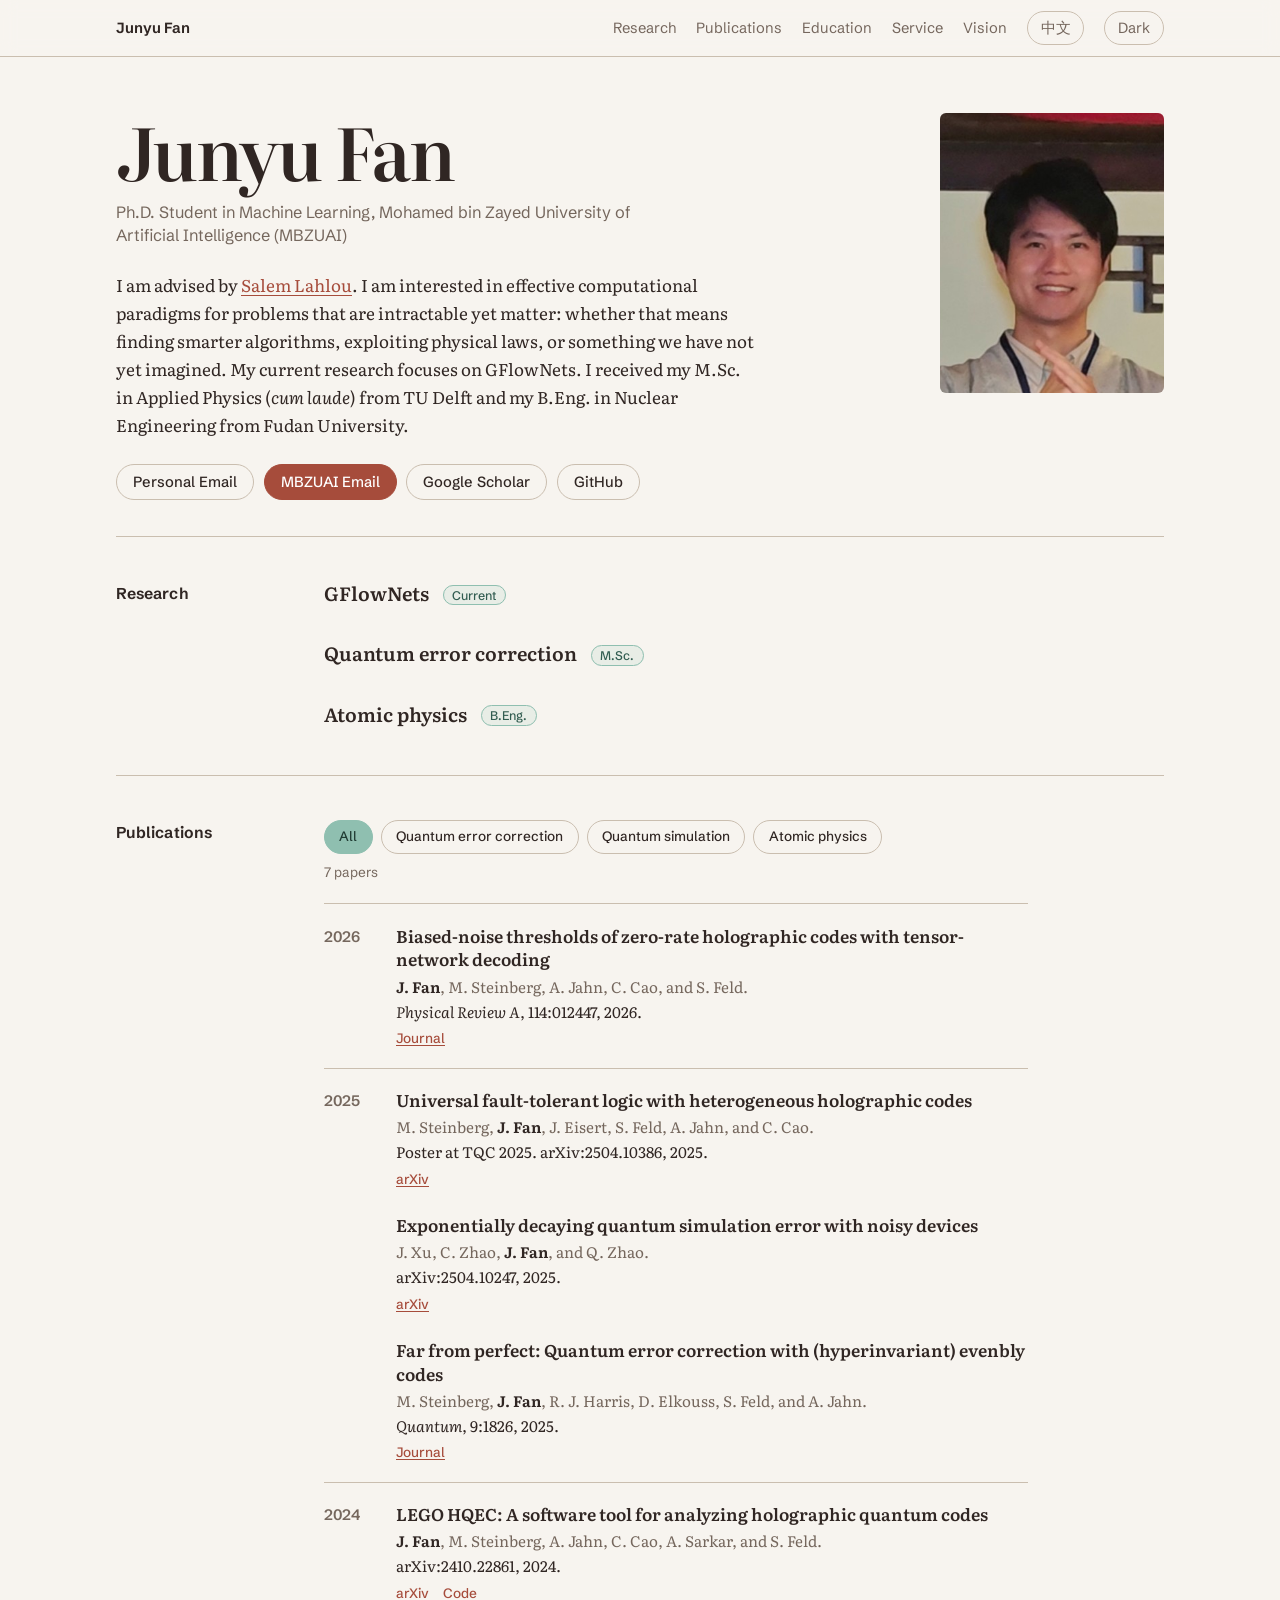
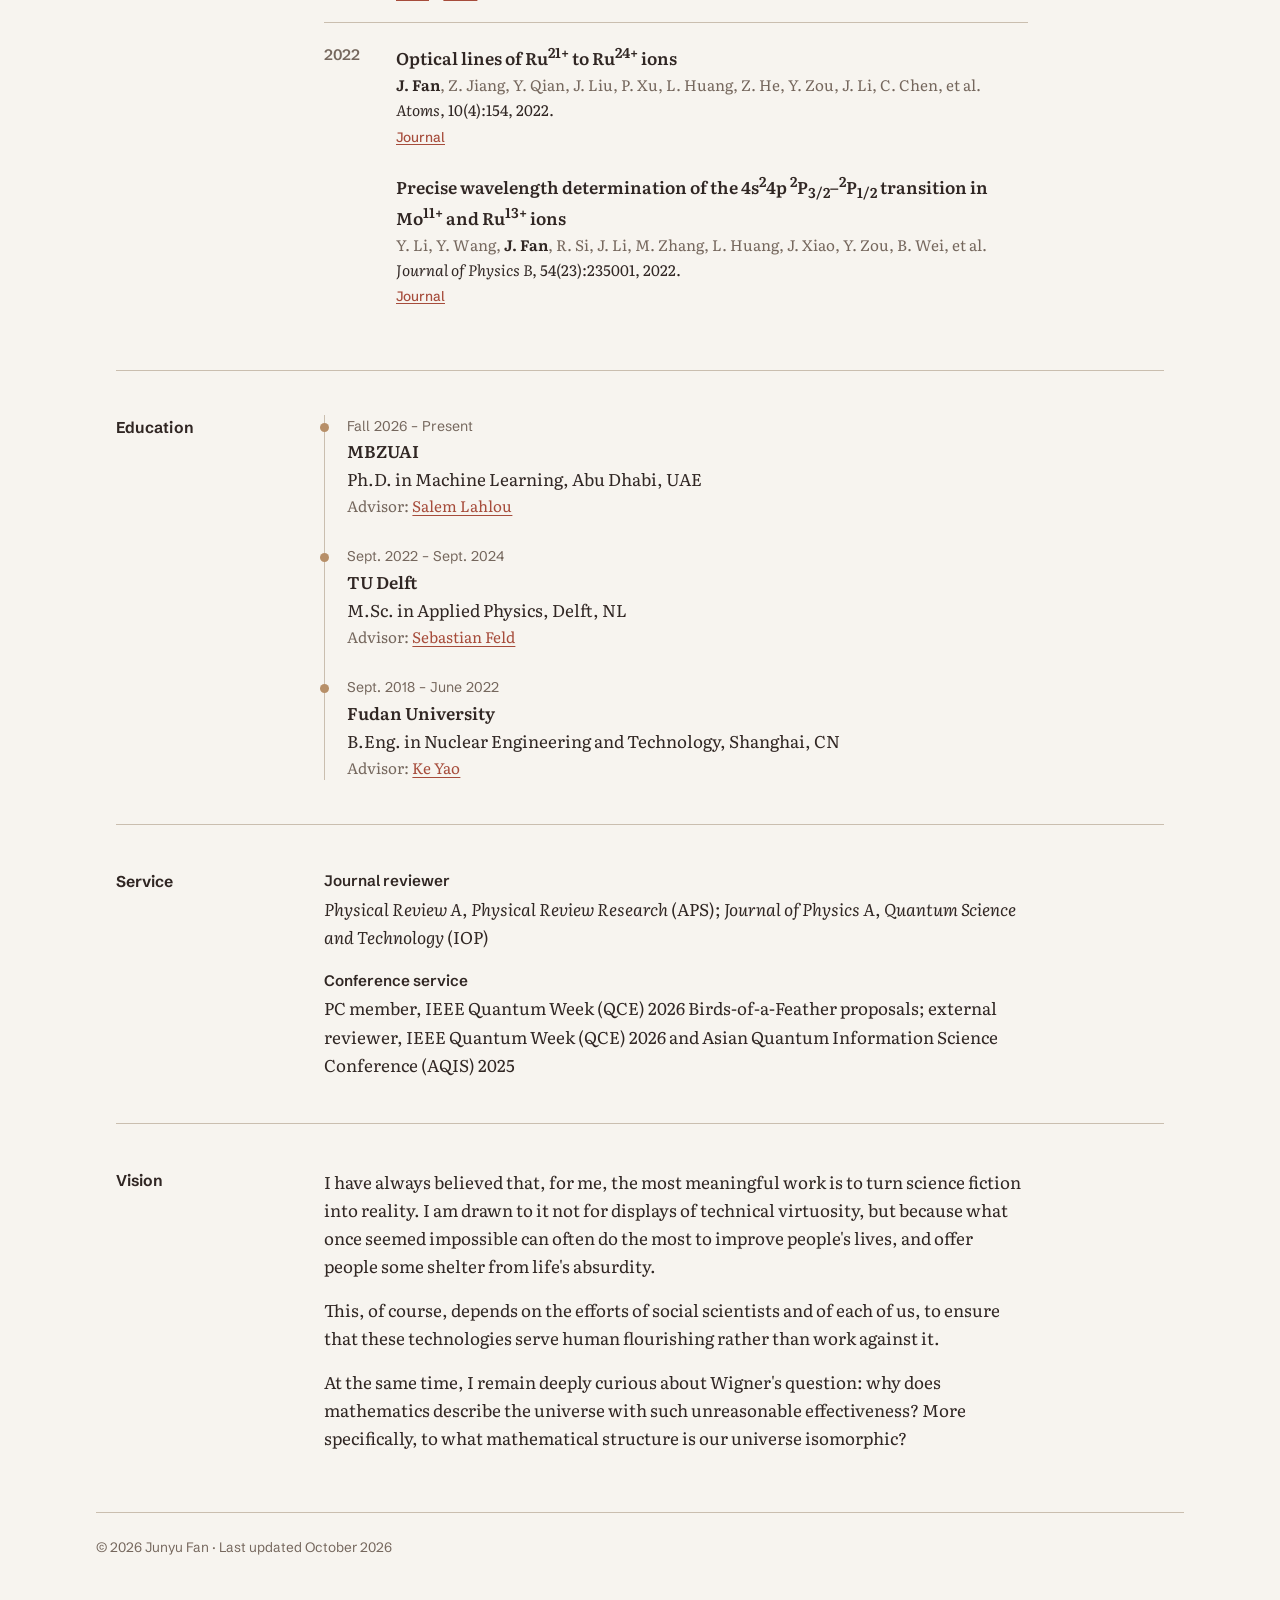
<file: index.html>
<!DOCTYPE html>
<html lang="en">
<head>
  <meta charset="UTF-8" />
  <meta name="google-site-verification" content="0ChBe5ir7UnDxiI_qEI0P0M8Q7s19YpTejGyfD4wSks" />
  <meta name="viewport" content="width=device-width, initial-scale=1.0" />
  <meta name="description" content="Junyu Fan's academic homepage. Research interests include GFlowNets, quantum error correction, and computational methods for intractable scientific problems." />
  <link rel="canonical" href="https://fjy08.github.io/" />
  <link rel="alternate" hreflang="en" href="https://fjy08.github.io/" />
  <link rel="alternate" hreflang="zh-CN" href="https://fjy08.github.io/zh.html" />
  <title>Junyu Fan</title>

  <link rel="preconnect" href="https://fonts.googleapis.com" />
  <link rel="preconnect" href="https://fonts.gstatic.com" crossorigin />
  <link rel="stylesheet" href="https://fonts.googleapis.com/css2?family=Literata:ital,opsz,wght@0,7..72,200..900;1,7..72,200..900&family=Schibsted+Grotesk:wght@400..800&display=swap" />

  <!-- Apply a saved theme before first paint to avoid a flash -->
  <script>
    try {
      var saved = localStorage.getItem('theme');
      if (saved === 'light' || saved === 'dark') document.documentElement.setAttribute('data-theme', saved);
    } catch (e) {}
  </script>

  <style>
    /* ---------- Tokens ---------- */
    :root {
      --paper: #F7F4EF;
      --ink: #302623;
      --muted: #75675D;
      --line: #CABEAF;
      --accent: #A64C3B;
      --accent-strong: #6B3B32;
      --on-accent: #FFFFFF;
      --jade: #8FBFB0;
      --jade-text: #315C50;
      --on-jade: #203C33;
      --sand: #B78F68;
      --serif: "Literata", Georgia, "Times New Roman", serif;
      --sans: "Schibsted Grotesk", system-ui, -apple-system, "Segoe UI", sans-serif;
      color-scheme: light;
    }
    @media (prefers-color-scheme: dark) {
      :root:not([data-theme="light"]) {
        --paper: #201D1A;
        --ink: #EEE8DF;
        --muted: #CABEAF;
        --line: #57463D;
        --accent: #D98673;
        --accent-strong: #ECB09D;
        --on-accent: #21140E;
        --jade-text: #8FBFB0;
        color-scheme: dark;
      }
    }
    :root[data-theme="dark"] {
      --paper: #201D1A;
      --ink: #EEE8DF;
      --muted: #CABEAF;
      --line: #57463D;
      --accent: #D98673;
      --accent-strong: #ECB09D;
      --on-accent: #21140E;
      --jade-text: #8FBFB0;
      color-scheme: dark;
    }

    /* ---------- Base ---------- */
    *, *::before, *::after { box-sizing: border-box; }
    [hidden] { display: none !important; }
    html { scroll-behavior: smooth; -webkit-text-size-adjust: 100%; }
    body {
      margin: 0;
      background: var(--paper);
      color: var(--ink);
      font: 400 1.0625rem/1.65 var(--serif);
      -webkit-font-smoothing: antialiased;
    }
    a { color: var(--accent); text-underline-offset: 0.18em; text-decoration-thickness: 1px; }
    a:hover { color: var(--accent-strong); }
    :focus-visible { outline: 2px solid var(--accent); outline-offset: 3px; border-radius: 2px; }
    .skip { position: absolute; left: -999px; top: 0.5rem; background: var(--paper); padding: 0.5rem 0.9rem; z-index: 20; font-family: var(--sans); }
    .skip:focus { left: 0.5rem; }
    .wrap { max-width: 68rem; margin: 0 auto; padding: 0 1.25rem; }
    #top, .section { scroll-margin-top: 4.25rem; }

    /* ---------- Top bar ---------- */
    .topbar {
      position: sticky; top: 0; z-index: 10;
      background: color-mix(in srgb, var(--paper) 88%, transparent);
      -webkit-backdrop-filter: blur(8px); backdrop-filter: blur(8px);
      border-bottom: 1px solid var(--line);
    }
    .topbar-inner {
      max-width: 68rem; margin: 0 auto; padding: 0 1.25rem; height: 3.5rem;
      display: flex; align-items: center; gap: 1.25rem;
      font-family: var(--sans); font-size: 0.92rem;
    }
    .brand { font-weight: 650; color: var(--ink); text-decoration: none; white-space: nowrap; }
    .brand:hover { color: var(--ink); }
    .topnav { display: flex; gap: 1.25rem; margin-left: auto; min-width: 0; overflow-x: auto; scrollbar-width: none; }
    .topnav::-webkit-scrollbar { display: none; }
    .topnav a { color: var(--muted); text-decoration: none; padding: 0.25rem 0; white-space: nowrap; }
    .topnav a:hover { color: var(--ink); }
    .theme-btn {
      flex-shrink: 0; font: inherit; color: var(--muted); background: none;
      border: 1px solid var(--line); border-radius: 999px; padding: 0.25rem 0.8rem; cursor: pointer;
    }
    .theme-btn:hover { color: var(--ink); border-color: var(--accent); }
    .language-link {
      flex-shrink: 0; color: var(--muted); text-decoration: none; white-space: nowrap;
      border: 1px solid var(--line); border-radius: 999px; padding: 0.25rem 0.8rem;
    }
    .language-link:hover { color: var(--ink); border-color: var(--accent); }
    @media (max-width: 640px) {
      .brand { display: none; }
      .topbar-inner { gap: 0.65rem; padding: 0 1rem; font-size: 0.85rem; }
      .topnav { gap: 0.9rem; }
    }

    /* ---------- Hero ---------- */
    .hero {
      display: grid; grid-template-columns: minmax(0, 1fr) 14rem; gap: 3rem;
      align-items: start; padding: 3.5rem 0 2.25rem;
    }
    .hero h1 {
      margin: 0 0 0.9rem; font-family: var(--serif); font-weight: 600;
      font-size: clamp(2.7rem, 6.5vw, 4.5rem); line-height: 1.02; letter-spacing: -0.025em;
    }
    .position { margin: 0 0 1.4rem; max-width: 34rem; font: 400 1.02rem/1.45 var(--sans); color: var(--muted); }
    .bio { margin: 0 0 1.6rem; max-width: 40rem; }
    .photo img {
      display: block; width: 100%; aspect-ratio: 4 / 5; object-fit: cover;
      border-radius: 6px; background: var(--line);
    }
    .links { display: flex; flex-wrap: wrap; gap: 0.6rem; font: 500 0.92rem/1 var(--sans); }
    .links a {
      display: inline-flex; align-items: center; padding: 0.6rem 1rem;
      border: 1px solid var(--line); border-radius: 999px; color: var(--ink); text-decoration: none;
    }
    .links a:hover { border-color: var(--accent); color: var(--accent); }
    .links a.primary { background: var(--accent); border-color: var(--accent); color: var(--on-accent); }
    .links a.primary:hover { background: var(--accent-strong); border-color: var(--accent-strong); color: var(--on-accent); }
    @media (max-width: 760px) {
      .hero { grid-template-columns: 1fr; gap: 1.5rem; padding-top: 2rem; }
      .photo { order: -1; width: 8.5rem; }
    }

    /* ---------- Sections ---------- */
    .section {
      display: grid; grid-template-columns: 10.5rem minmax(0, 1fr); gap: 1.5rem 2.5rem;
      padding: 2.75rem 0; border-top: 1px solid var(--line);
    }
    .section > h2 { margin: 0; font: 650 0.98rem/1.7 var(--sans); letter-spacing: 0.005em; }
    .section-body { max-width: 44rem; }
    @media (max-width: 760px) { .section { grid-template-columns: 1fr; gap: 1rem; padding: 2.25rem 0; } }

    /* Research */
    .topics { display: grid; gap: 1.9rem; }
    .topic h3 { margin: 0 0 0.3rem; font: 600 1.2rem/1.3 var(--serif); }
    .status {
      margin-left: 0.6rem; padding: 0.1rem 0.55rem; border: 1px solid var(--jade); border-radius: 999px;
      background: color-mix(in srgb, var(--jade) 14%, var(--paper));
      font: 500 0.78rem/1.4 var(--sans); color: var(--jade-text); vertical-align: 0.12em;
    }
    .topic p { margin: 0 0 0.45rem; }
    .topic .more { font: 500 0.9rem/1.4 var(--sans); }

    /* Publications */
    .filters { display: flex; flex-wrap: wrap; gap: 0.5rem; margin: 0 0 0.6rem; }
    .chip {
      font: 500 0.85rem/1 var(--sans); padding: 0.55rem 0.9rem; border-radius: 999px;
      border: 1px solid var(--line); background: transparent; color: var(--ink); cursor: pointer;
    }
    .chip:hover { border-color: var(--accent); }
    .chip[aria-pressed="true"] { background: var(--jade); border-color: var(--jade); color: var(--on-jade); }
    .pub-count { margin: 0 0 1.25rem; font: 400 0.85rem/1.5 var(--sans); color: var(--muted); }
    .year-group { display: grid; grid-template-columns: 3.5rem minmax(0, 1fr); gap: 1rem; padding: 1.2rem 0; border-top: 1px solid var(--line); }
    .year { margin: 0; font: 600 0.95rem/1.7 var(--sans); color: var(--muted); }
    .pubs { list-style: none; margin: 0; padding: 0; display: grid; gap: 1.5rem; }
    .pub p { margin: 0; }
    .pub-title { font-weight: 600; line-height: 1.4; }
    .pub-authors { font-size: 0.95rem; color: var(--muted); margin-top: 0.15rem !important; }
    .pub-authors strong { color: var(--ink); font-weight: 650; }
    .pub-venue { font-size: 0.95rem; }
    .pub-links { display: flex; gap: 0.9rem; margin-top: 0.35rem !important; font: 500 0.85rem/1.4 var(--sans); }
    @media (max-width: 480px) { .year-group { grid-template-columns: 1fr; gap: 0.25rem; } }

    /* Education timeline (a real sequence, so it gets a rail) */
    .timeline { list-style: none; margin: 0; padding: 0 0 0 1.4rem; border-left: 1px solid var(--line); }
    .timeline li { position: relative; padding-bottom: 1.7rem; }
    .timeline li:last-child { padding-bottom: 0; }
    .timeline li::before {
      content: ""; position: absolute; left: calc(-1.4rem - 5px); top: 0.5rem;
      width: 9px; height: 9px; border-radius: 50%; background: var(--sand);
    }
    .timeline .date { display: block; font: 400 0.88rem/1.6 var(--sans); color: var(--muted); }
    .timeline .school { display: block; font-weight: 600; }
    .timeline .degree { display: block; }
    .timeline .advisor { display: block; font-size: 0.95rem; color: var(--muted); }

    /* Service */
    .service { list-style: none; margin: 0; padding: 0; display: grid; gap: 1.1rem; }
    .service strong { display: block; margin-bottom: 0.1rem; font: 600 0.95rem/1.6 var(--sans); }

    /* Vision */
    .vision-more { margin: 0 0 1rem; }

    /* Footer */
    .footer { padding: 1.5rem 0 3rem; border-top: 1px solid var(--line); font: 400 0.85rem/1.6 var(--sans); color: var(--muted); }
  </style>
</head>
<body>
<a class="skip" href="#main">Skip to content</a>

<header class="topbar">
  <div class="topbar-inner">
    <a class="brand" href="#top">Junyu Fan</a>
    <nav class="topnav" aria-label="Sections">
      <a href="#research">Research</a>
      <a href="#publications">Publications</a>
      <a href="#education">Education</a>
      <a href="#service">Service</a>
      <a href="#vision">Vision</a>
    </nav>
    <a class="language-link" href="zh.html" lang="zh-CN" hreflang="zh-CN" aria-label="Switch to Chinese">中文</a>
    <button class="theme-btn" id="theme-toggle" type="button">Dark</button>
  </div>
</header>

<main id="main" class="wrap">

  <!-- Hero -->
  <div class="hero" id="top">
    <div class="hero-text">
      <h1>Junyu Fan</h1>
      <p class="position">Ph.D. Student in Machine Learning, Mohamed bin Zayed University of Artificial Intelligence (MBZUAI)</p>
      <p class="bio">
        I am advised by <a href="https://lahlou.org/" target="_blank" rel="noopener noreferrer">Salem Lahlou</a>.
        I am interested in effective computational paradigms for problems that are intractable yet matter:
        whether that means finding smarter algorithms, exploiting physical laws, or something we have not yet imagined.
        My current research focuses on GFlowNets.
        I received my M.Sc. in Applied Physics (<em>cum laude</em>) from TU Delft and my B.Eng. in Nuclear Engineering from Fudan University.
      </p>
      <div class="links">
        <a href="mailto:fzhjerry@gmail.com">Personal Email</a>
        <a class="primary" href="mailto:Junyu.Fan@mbzuai.ac.ae">MBZUAI Email</a>
        <a href="https://scholar.google.com/citations?user=SS9oXGwAAAAJ" target="_blank" rel="noopener noreferrer">Google Scholar</a>
        <a href="https://github.com/FJY08" target="_blank" rel="noopener noreferrer">GitHub</a>
      </div>
    </div>
    <div class="photo">
      <img src="contents/photo.jpg?v=f441483" alt="Junyu Fan" />
    </div>
  </div>

  <!-- Research -->
  <section class="section" id="research" aria-labelledby="h-research">
    <h2 id="h-research">Research</h2>
    <div class="section-body topics">
      <div class="topic">
        <h3>GFlowNets <span class="status">Current</span></h3>
      </div>
      <div class="topic">
        <h3>Quantum error correction <span class="status">M.Sc.</span></h3>
      </div>
      <div class="topic">
        <h3>Atomic physics <span class="status">B.Eng.</span></h3>
      </div>
    </div>
  </section>

  <!-- Publications -->
  <section class="section" id="publications" aria-labelledby="h-pubs">
    <h2 id="h-pubs">Publications</h2>
    <div class="section-body">
      <div class="filters" role="group" aria-label="Filter publications by topic">
        <button class="chip" type="button" data-filter="all" aria-pressed="true">All</button>
        <button class="chip" type="button" data-filter="qec" aria-pressed="false">Quantum error correction</button>
        <button class="chip" type="button" data-filter="sim" aria-pressed="false">Quantum simulation</button>
        <button class="chip" type="button" data-filter="atomic" aria-pressed="false">Atomic physics</button>
      </div>
      <p class="pub-count" id="pub-count" aria-live="polite">7 papers</p>

      <div class="year-group">
        <h3 class="year">2026</h3>
        <ul class="pubs">
          <li class="pub" data-tags="qec">
            <p class="pub-title">Biased-noise thresholds of zero-rate holographic codes with tensor-network decoding</p>
            <p class="pub-authors"><strong>J. Fan</strong>, M. Steinberg, A. Jahn, C. Cao, and S. Feld.</p>
            <p class="pub-venue"><em>Physical Review A</em>, 114:012447, 2026.</p>
            <p class="pub-links"><a href="https://doi.org/10.1103/rcxg-x3hy" target="_blank" rel="noopener noreferrer">Journal</a></p>
          </li>
        </ul>
      </div>

      <div class="year-group">
        <h3 class="year">2025</h3>
        <ul class="pubs">
          <li class="pub" data-tags="qec">
            <p class="pub-title">Universal fault-tolerant logic with heterogeneous holographic codes</p>
            <p class="pub-authors">M. Steinberg, <strong>J. Fan</strong>, J. Eisert, S. Feld, A. Jahn, and C. Cao.</p>
            <p class="pub-venue">Poster at TQC 2025. arXiv:2504.10386, 2025.</p>
            <p class="pub-links"><a href="https://arxiv.org/abs/2504.10386" target="_blank" rel="noopener noreferrer">arXiv</a></p>
          </li>
          <li class="pub" data-tags="sim">
            <p class="pub-title">Exponentially decaying quantum simulation error with noisy devices</p>
            <p class="pub-authors">J. Xu, C. Zhao, <strong>J. Fan</strong>, and Q. Zhao.</p>
            <p class="pub-venue">arXiv:2504.10247, 2025.</p>
            <p class="pub-links"><a href="https://arxiv.org/abs/2504.10247" target="_blank" rel="noopener noreferrer">arXiv</a></p>
          </li>
          <li class="pub" data-tags="qec">
            <p class="pub-title">Far from perfect: Quantum error correction with (hyperinvariant) evenbly codes</p>
            <p class="pub-authors">M. Steinberg, <strong>J. Fan</strong>, R. J. Harris, D. Elkouss, S. Feld, and A. Jahn.</p>
            <p class="pub-venue"><em>Quantum</em>, 9:1826, 2025.</p>
            <p class="pub-links"><a href="https://doi.org/10.22331/q-2025-08-08-1826" target="_blank" rel="noopener noreferrer">Journal</a></p>
          </li>
        </ul>
      </div>

      <div class="year-group">
        <h3 class="year">2024</h3>
        <ul class="pubs">
          <li class="pub" data-tags="qec">
            <p class="pub-title">LEGO HQEC: A software tool for analyzing holographic quantum codes</p>
            <p class="pub-authors"><strong>J. Fan</strong>, M. Steinberg, A. Jahn, C. Cao, A. Sarkar, and S. Feld.</p>
            <p class="pub-venue">arXiv:2410.22861, 2024.</p>
            <p class="pub-links">
              <a href="https://arxiv.org/abs/2410.22861" target="_blank" rel="noopener noreferrer">arXiv</a>
              <a href="https://github.com/QML-Group/HQEC" target="_blank" rel="noopener noreferrer">Code</a>
            </p>
          </li>
        </ul>
      </div>

      <div class="year-group">
        <h3 class="year">2022</h3>
        <ul class="pubs">
          <li class="pub" data-tags="atomic">
            <p class="pub-title">Optical lines of Ru<sup>21+</sup> to Ru<sup>24+</sup> ions</p>
            <p class="pub-authors"><strong>J. Fan</strong>, Z. Jiang, Y. Qian, J. Liu, P. Xu, L. Huang, Z. He, Y. Zou, J. Li, C. Chen, et al.</p>
            <p class="pub-venue"><em>Atoms</em>, 10(4):154, 2022.</p>
            <p class="pub-links"><a href="https://doi.org/10.3390/atoms10040154" target="_blank" rel="noopener noreferrer">Journal</a></p>
          </li>
          <li class="pub" data-tags="atomic">
            <p class="pub-title">Precise wavelength determination of the 4s<sup>2</sup>4p <sup>2</sup>P<sub>3/2</sub>&ndash;<sup>2</sup>P<sub>1/2</sub> transition in Mo<sup>11+</sup> and Ru<sup>13+</sup> ions</p>
            <p class="pub-authors">Y. Li, Y. Wang, <strong>J. Fan</strong>, R. Si, J. Li, M. Zhang, L. Huang, J. Xiao, Y. Zou, B. Wei, et al.</p>
            <p class="pub-venue"><em>Journal of Physics B</em>, 54(23):235001, 2022.</p>
            <p class="pub-links"><a href="https://doi.org/10.1088/1361-6455/ac43f4" target="_blank" rel="noopener noreferrer">Journal</a></p>
          </li>
        </ul>
      </div>
    </div>
  </section>

  <!-- Education -->
  <section class="section" id="education" aria-labelledby="h-edu">
    <h2 id="h-edu">Education</h2>
    <div class="section-body">
      <ol class="timeline">
        <li>
          <span class="date">Fall 2026 &ndash; Present</span>
          <span class="school">MBZUAI</span>
          <span class="degree">Ph.D. in Machine Learning, Abu Dhabi, UAE</span>
          <span class="advisor">Advisor: <a href="https://lahlou.org/" target="_blank" rel="noopener noreferrer">Salem Lahlou</a></span>
        </li>
        <li>
          <span class="date">Sept. 2022 &ndash; Sept. 2024</span>
          <span class="school">TU Delft</span>
          <span class="degree">M.Sc. in Applied Physics, Delft, NL</span>
          <span class="advisor">Advisor: <a href="https://www.sebastianfeld.de/" target="_blank" rel="noopener noreferrer">Sebastian Feld</a></span>
        </li>
        <li>
          <span class="date">Sept. 2018 &ndash; June 2022</span>
          <span class="school">Fudan University</span>
          <span class="degree">B.Eng. in Nuclear Engineering and Technology, Shanghai, CN</span>
          <span class="advisor">Advisor: <a href="https://www.researchgate.net/profile/Ke-Yao-4" target="_blank" rel="noopener noreferrer">Ke Yao</a></span>
        </li>
      </ol>
    </div>
  </section>

  <!-- Service -->
  <section class="section" id="service" aria-labelledby="h-service">
    <h2 id="h-service">Service</h2>
    <div class="section-body">
      <ul class="service">
        <li>
          <strong>Journal reviewer</strong>
          <em>Physical Review A</em>, <em>Physical Review Research</em> (APS); <em>Journal of Physics A</em>, <em>Quantum Science and Technology</em> (IOP)
        </li>
        <li>
          <strong>Conference service</strong>
          PC member, IEEE Quantum Week (QCE) 2026 Birds-of-a-Feather proposals; external reviewer, IEEE Quantum Week (QCE) 2026 and Asian Quantum Information Science Conference (AQIS) 2025
        </li>
      </ul>
    </div>
  </section>

  <!-- Vision -->
  <section class="section" id="vision" aria-labelledby="h-vision">
    <h2 id="h-vision">Vision</h2>
    <div class="section-body">
      <p class="vision-more">I have always believed that, for me, the most meaningful work is to turn science fiction into reality. I am drawn to it not for displays of technical virtuosity, but because what once seemed impossible can often do the most to improve people's lives, and offer people some shelter from life's absurdity.</p>
      <p class="vision-more">This, of course, depends on the efforts of social scientists and of each of us, to ensure that these technologies serve human flourishing rather than work against it.</p>
      <p class="vision-more">At the same time, I remain deeply curious about Wigner's question: why does mathematics describe the universe with such unreasonable effectiveness? More specifically, to what mathematical structure is our universe isomorphic?</p>
    </div>
  </section>

</main>

<footer class="wrap footer">
  &copy; 2026 Junyu Fan &middot; Last updated October 2026
</footer>

<script>
(function () {
  var languageLink = document.querySelector('.language-link');
  languageLink.addEventListener('click', function () {
    languageLink.href = languageLink.getAttribute('href').split('#')[0] + window.location.hash;
  });

  /* ---------- Theme toggle ---------- */
  var root = document.documentElement;
  var btn = document.getElementById('theme-toggle');
  var mq = window.matchMedia('(prefers-color-scheme: dark)');
  function isDark() {
    var t = root.getAttribute('data-theme');
    return t ? t === 'dark' : mq.matches;
  }
  function syncLabel() {
    btn.textContent = isDark() ? 'Light' : 'Dark';
    btn.setAttribute('aria-label', isDark() ? 'Switch to light theme' : 'Switch to dark theme');
  }
  btn.addEventListener('click', function () {
    var next = isDark() ? 'light' : 'dark';
    root.setAttribute('data-theme', next);
    try { localStorage.setItem('theme', next); } catch (e) {}
    syncLabel();
  });
  if (mq.addEventListener) mq.addEventListener('change', syncLabel);
  syncLabel();

  /* ---------- Publication filter ---------- */
  var chips = document.querySelectorAll('.chip');
  var pubs = document.querySelectorAll('.pub');
  var groups = document.querySelectorAll('.year-group');
  var count = document.getElementById('pub-count');
  function applyFilter(tag) {
    var shown = 0;
    chips.forEach(function (c) {
      c.setAttribute('aria-pressed', c.getAttribute('data-filter') === tag ? 'true' : 'false');
    });
    pubs.forEach(function (p) {
      var match = tag === 'all' || p.getAttribute('data-tags').split(' ').indexOf(tag) !== -1;
      p.hidden = !match;
      if (match) shown++;
    });
    groups.forEach(function (g) { g.hidden = !g.querySelector('.pub:not([hidden])'); });
    count.textContent = shown === pubs.length ? pubs.length + ' papers' : shown + ' of ' + pubs.length + ' papers';
  }
  chips.forEach(function (c) {
    c.addEventListener('click', function () { applyFilter(c.getAttribute('data-filter')); });
  });
  document.querySelectorAll('[data-filter-link]').forEach(function (a) {
    a.addEventListener('click', function () { applyFilter(a.getAttribute('data-filter-link')); });
  });

})();
</script>
</body>
</html>
</file>
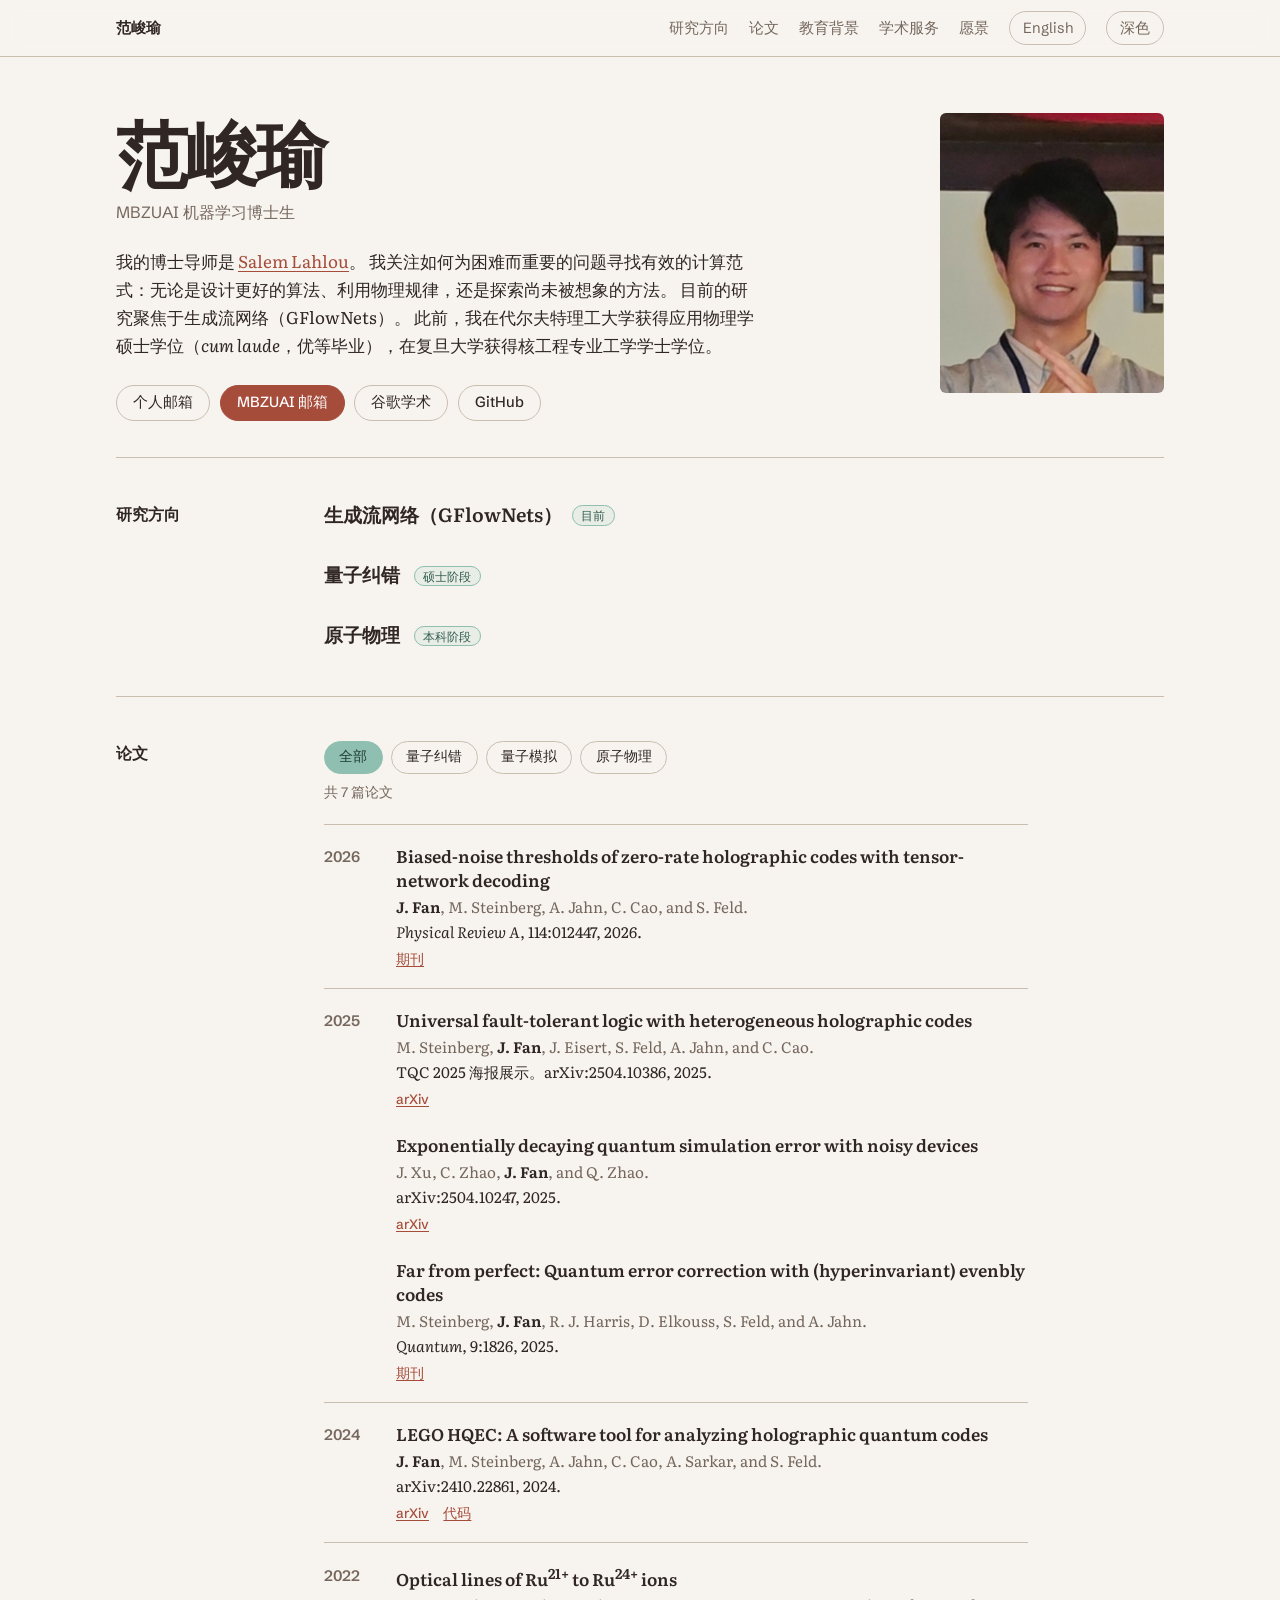
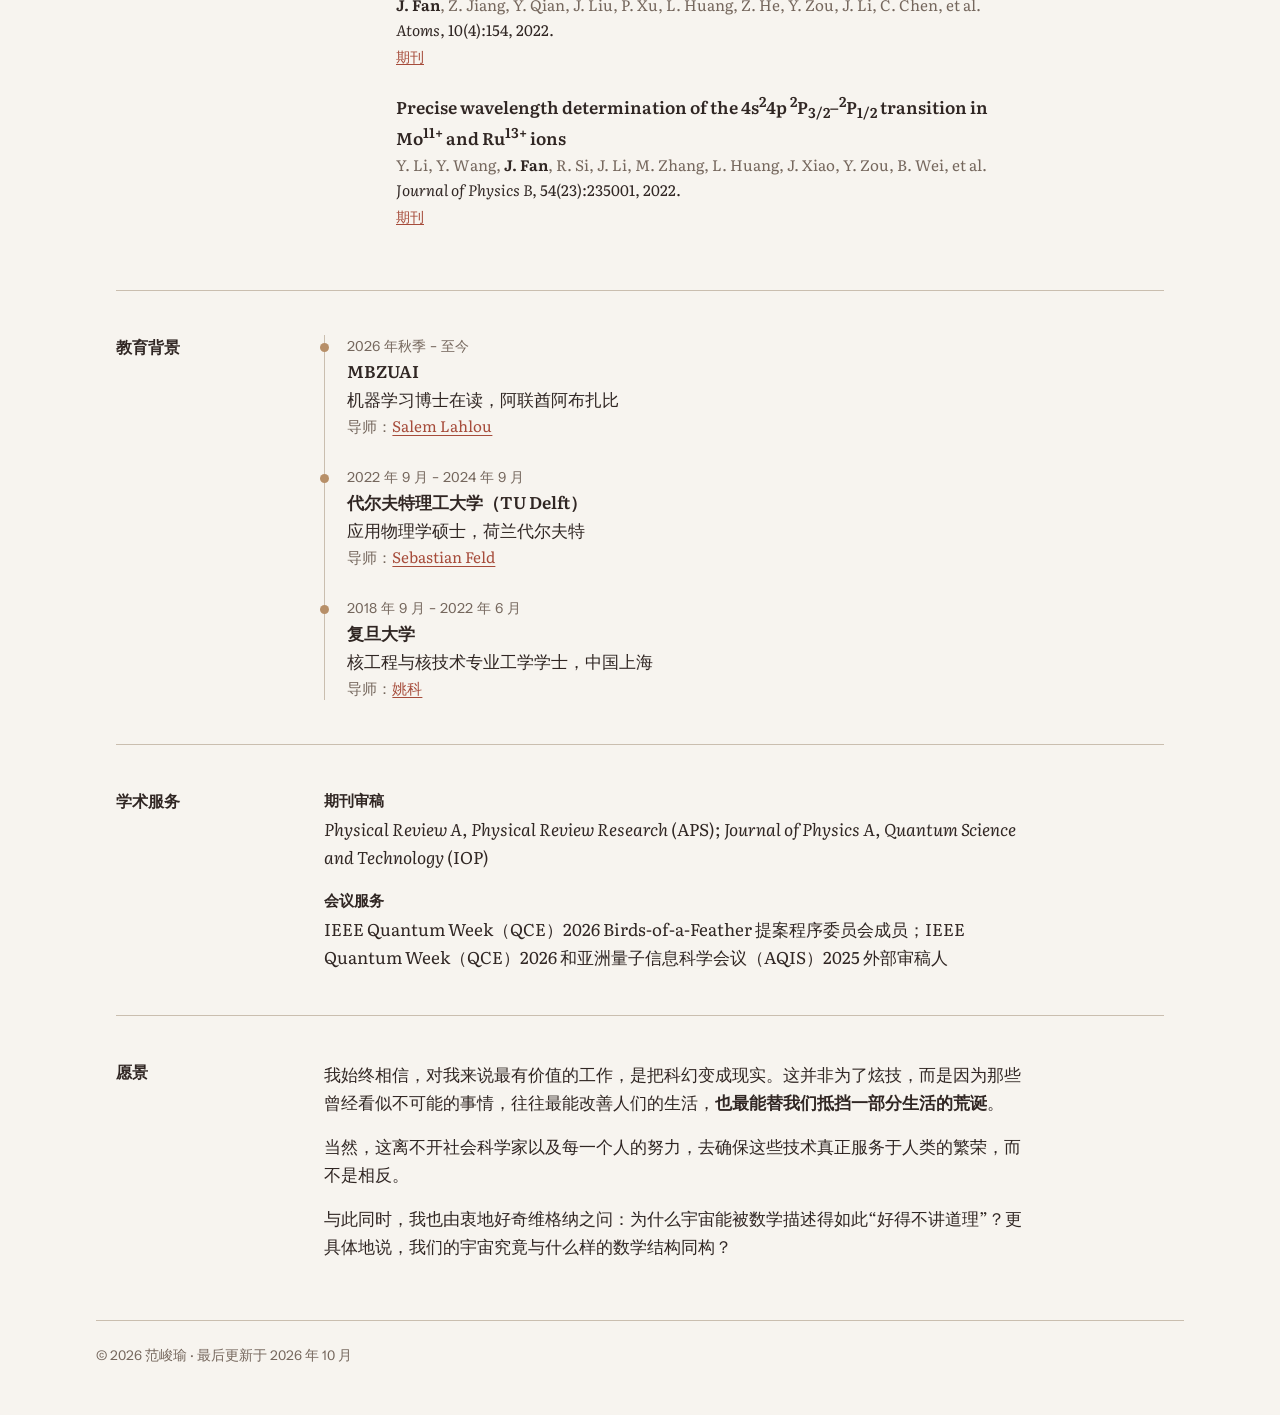
<file: zh.html>
<!DOCTYPE html>
<html lang="zh-CN">
<head>
  <meta charset="UTF-8" />
  <meta name="google-site-verification" content="0ChBe5ir7UnDxiI_qEI0P0M8Q7s19YpTejGyfD4wSks" />
  <meta name="viewport" content="width=device-width, initial-scale=1.0" />
  <meta name="description" content="范峻瑜的个人学术主页。研究兴趣包括生成流网络（GFlowNets）、量子纠错，以及面向科学难题的计算方法。" />
  <link rel="canonical" href="https://fjy08.github.io/zh.html" />
  <link rel="alternate" hreflang="en" href="https://fjy08.github.io/" />
  <link rel="alternate" hreflang="zh-CN" href="https://fjy08.github.io/zh.html" />
  <title>范峻瑜</title>

  <link rel="preconnect" href="https://fonts.googleapis.com" />
  <link rel="preconnect" href="https://fonts.gstatic.com" crossorigin />
  <link rel="stylesheet" href="https://fonts.googleapis.com/css2?family=Literata:ital,opsz,wght@0,7..72,200..900;1,7..72,200..900&family=Schibsted+Grotesk:wght@400..800&display=swap" />

  <!-- Apply a saved theme before first paint to avoid a flash -->
  <script>
    try {
      var saved = localStorage.getItem('theme');
      if (saved === 'light' || saved === 'dark') document.documentElement.setAttribute('data-theme', saved);
    } catch (e) {}
  </script>

  <style>
    /* ---------- Tokens ---------- */
    :root {
      --paper: #F7F4EF;
      --ink: #302623;
      --muted: #75675D;
      --line: #CABEAF;
      --accent: #A64C3B;
      --accent-strong: #6B3B32;
      --on-accent: #FFFFFF;
      --jade: #8FBFB0;
      --jade-text: #315C50;
      --on-jade: #203C33;
      --sand: #B78F68;
      --serif: "Literata", "Noto Serif CJK SC", "Source Han Serif SC", "Songti SC", SimSun, serif;
      --sans: "Schibsted Grotesk", system-ui, "Microsoft YaHei", "PingFang SC", sans-serif;
      color-scheme: light;
    }
    @media (prefers-color-scheme: dark) {
      :root:not([data-theme="light"]) {
        --paper: #201D1A;
        --ink: #EEE8DF;
        --muted: #CABEAF;
        --line: #57463D;
        --accent: #D98673;
        --accent-strong: #ECB09D;
        --on-accent: #21140E;
        --jade-text: #8FBFB0;
        color-scheme: dark;
      }
    }
    :root[data-theme="dark"] {
      --paper: #201D1A;
      --ink: #EEE8DF;
      --muted: #CABEAF;
      --line: #57463D;
      --accent: #D98673;
      --accent-strong: #ECB09D;
      --on-accent: #21140E;
      --jade-text: #8FBFB0;
      color-scheme: dark;
    }

    /* ---------- Base ---------- */
    *, *::before, *::after { box-sizing: border-box; }
    [hidden] { display: none !important; }
    html { scroll-behavior: smooth; -webkit-text-size-adjust: 100%; }
    body {
      margin: 0;
      background: var(--paper);
      color: var(--ink);
      font: 400 1.0625rem/1.65 var(--serif);
      -webkit-font-smoothing: antialiased;
    }
    a { color: var(--accent); text-underline-offset: 0.18em; text-decoration-thickness: 1px; }
    a:hover { color: var(--accent-strong); }
    :focus-visible { outline: 2px solid var(--accent); outline-offset: 3px; border-radius: 2px; }
    .skip { position: absolute; left: -999px; top: 0.5rem; background: var(--paper); padding: 0.5rem 0.9rem; z-index: 20; font-family: var(--sans); }
    .skip:focus { left: 0.5rem; }
    .wrap { max-width: 68rem; margin: 0 auto; padding: 0 1.25rem; }
    #top, .section { scroll-margin-top: 4.25rem; }

    /* ---------- Top bar ---------- */
    .topbar {
      position: sticky; top: 0; z-index: 10;
      background: color-mix(in srgb, var(--paper) 88%, transparent);
      -webkit-backdrop-filter: blur(8px); backdrop-filter: blur(8px);
      border-bottom: 1px solid var(--line);
    }
    .topbar-inner {
      max-width: 68rem; margin: 0 auto; padding: 0 1.25rem; height: 3.5rem;
      display: flex; align-items: center; gap: 1.25rem;
      font-family: var(--sans); font-size: 0.92rem;
    }
    .brand { font-weight: 650; color: var(--ink); text-decoration: none; white-space: nowrap; }
    .brand:hover { color: var(--ink); }
    .topnav { display: flex; gap: 1.25rem; margin-left: auto; min-width: 0; overflow-x: auto; scrollbar-width: none; }
    .topnav::-webkit-scrollbar { display: none; }
    .topnav a { color: var(--muted); text-decoration: none; padding: 0.25rem 0; white-space: nowrap; }
    .topnav a:hover { color: var(--ink); }
    .theme-btn {
      flex-shrink: 0; font: inherit; color: var(--muted); background: none;
      border: 1px solid var(--line); border-radius: 999px; padding: 0.25rem 0.8rem; cursor: pointer;
    }
    .theme-btn:hover { color: var(--ink); border-color: var(--accent); }
    .language-link {
      flex-shrink: 0; color: var(--muted); text-decoration: none; white-space: nowrap;
      border: 1px solid var(--line); border-radius: 999px; padding: 0.25rem 0.8rem;
    }
    .language-link:hover { color: var(--ink); border-color: var(--accent); }
    @media (max-width: 640px) {
      .brand { display: none; }
      .topbar-inner { gap: 0.65rem; padding: 0 1rem; font-size: 0.85rem; }
      .topnav { gap: 0.9rem; }
    }

    /* ---------- Hero ---------- */
    .hero {
      display: grid; grid-template-columns: minmax(0, 1fr) 14rem; gap: 3rem;
      align-items: start; padding: 3.5rem 0 2.25rem;
    }
    .hero h1 {
      margin: 0 0 0.9rem; font-family: var(--serif); font-weight: 600;
      font-size: clamp(2.7rem, 6.5vw, 4.5rem); line-height: 1.02; letter-spacing: -0.025em;
    }
    .position { margin: 0 0 1.4rem; max-width: 34rem; font: 400 1.02rem/1.45 var(--sans); color: var(--muted); }
    .bio { margin: 0 0 1.6rem; max-width: 40rem; }
    .photo img {
      display: block; width: 100%; aspect-ratio: 4 / 5; object-fit: cover;
      border-radius: 6px; background: var(--line);
    }
    .links { display: flex; flex-wrap: wrap; gap: 0.6rem; font: 500 0.92rem/1 var(--sans); }
    .links a {
      display: inline-flex; align-items: center; padding: 0.6rem 1rem;
      border: 1px solid var(--line); border-radius: 999px; color: var(--ink); text-decoration: none;
    }
    .links a:hover { border-color: var(--accent); color: var(--accent); }
    .links a.primary { background: var(--accent); border-color: var(--accent); color: var(--on-accent); }
    .links a.primary:hover { background: var(--accent-strong); border-color: var(--accent-strong); color: var(--on-accent); }
    @media (max-width: 760px) {
      .hero { grid-template-columns: 1fr; gap: 1.5rem; padding-top: 2rem; }
      .photo { order: -1; width: 8.5rem; }
    }

    /* ---------- Sections ---------- */
    .section {
      display: grid; grid-template-columns: 10.5rem minmax(0, 1fr); gap: 1.5rem 2.5rem;
      padding: 2.75rem 0; border-top: 1px solid var(--line);
    }
    .section > h2 { margin: 0; font: 650 0.98rem/1.7 var(--sans); letter-spacing: 0.005em; }
    .section-body { max-width: 44rem; }
    @media (max-width: 760px) { .section { grid-template-columns: 1fr; gap: 1rem; padding: 2.25rem 0; } }

    /* Research */
    .topics { display: grid; gap: 1.9rem; }
    .topic h3 { margin: 0 0 0.3rem; font: 600 1.2rem/1.3 var(--serif); }
    .status {
      margin-left: 0.6rem; padding: 0.1rem 0.55rem; border: 1px solid var(--jade); border-radius: 999px;
      background: color-mix(in srgb, var(--jade) 14%, var(--paper));
      font: 500 0.78rem/1.4 var(--sans); color: var(--jade-text); vertical-align: 0.12em;
    }
    .topic p { margin: 0 0 0.45rem; }
    .topic .more { font: 500 0.9rem/1.4 var(--sans); }

    /* Publications */
    .filters { display: flex; flex-wrap: wrap; gap: 0.5rem; margin: 0 0 0.6rem; }
    .chip {
      font: 500 0.85rem/1 var(--sans); padding: 0.55rem 0.9rem; border-radius: 999px;
      border: 1px solid var(--line); background: transparent; color: var(--ink); cursor: pointer;
    }
    .chip:hover { border-color: var(--accent); }
    .chip[aria-pressed="true"] { background: var(--jade); border-color: var(--jade); color: var(--on-jade); }
    .pub-count { margin: 0 0 1.25rem; font: 400 0.85rem/1.5 var(--sans); color: var(--muted); }
    .year-group { display: grid; grid-template-columns: 3.5rem minmax(0, 1fr); gap: 1rem; padding: 1.2rem 0; border-top: 1px solid var(--line); }
    .year { margin: 0; font: 600 0.95rem/1.7 var(--sans); color: var(--muted); }
    .pubs { list-style: none; margin: 0; padding: 0; display: grid; gap: 1.5rem; }
    .pub p { margin: 0; }
    .pub-title { font-weight: 600; line-height: 1.4; }
    .pub-authors { font-size: 0.95rem; color: var(--muted); margin-top: 0.15rem !important; }
    .pub-authors strong { color: var(--ink); font-weight: 650; }
    .pub-venue { font-size: 0.95rem; }
    .pub-links { display: flex; gap: 0.9rem; margin-top: 0.35rem !important; font: 500 0.85rem/1.4 var(--sans); }
    @media (max-width: 480px) { .year-group { grid-template-columns: 1fr; gap: 0.25rem; } }

    /* Education timeline (a real sequence, so it gets a rail) */
    .timeline { list-style: none; margin: 0; padding: 0 0 0 1.4rem; border-left: 1px solid var(--line); }
    .timeline li { position: relative; padding-bottom: 1.7rem; }
    .timeline li:last-child { padding-bottom: 0; }
    .timeline li::before {
      content: ""; position: absolute; left: calc(-1.4rem - 5px); top: 0.5rem;
      width: 9px; height: 9px; border-radius: 50%; background: var(--sand);
    }
    .timeline .date { display: block; font: 400 0.88rem/1.6 var(--sans); color: var(--muted); }
    .timeline .school { display: block; font-weight: 600; }
    .timeline .degree { display: block; }
    .timeline .advisor { display: block; font-size: 0.95rem; color: var(--muted); }

    /* Service */
    .service { list-style: none; margin: 0; padding: 0; display: grid; gap: 1.1rem; }
    .service strong { display: block; margin-bottom: 0.1rem; font: 600 0.95rem/1.6 var(--sans); }

    /* Vision */
    .vision-more { margin: 0 0 1rem; }

    /* Footer */
    .footer { padding: 1.5rem 0 3rem; border-top: 1px solid var(--line); font: 400 0.85rem/1.6 var(--sans); color: var(--muted); }
  </style>
</head>
<body>
<a class="skip" href="#main">跳转到正文</a>

<header class="topbar">
  <div class="topbar-inner">
    <a class="brand" href="#top">范峻瑜</a>
    <nav class="topnav" aria-label="页面导航">
      <a href="#research">研究方向</a>
      <a href="#publications">论文</a>
      <a href="#education">教育背景</a>
      <a href="#service">学术服务</a>
      <a href="#vision">愿景</a>
    </nav>
    <a class="language-link" href="index.html" lang="en" hreflang="en" aria-label="切换到英文">English</a>
    <button class="theme-btn" id="theme-toggle" type="button">深色</button>
  </div>
</header>

<main id="main" class="wrap">

  <!-- Hero -->
  <div class="hero" id="top">
    <div class="hero-text">
      <h1>范峻瑜</h1>
      <p class="position">MBZUAI 机器学习博士生</p>
      <p class="bio">
        我的博士导师是 <a href="https://lahlou.org/" target="_blank" rel="noopener noreferrer">Salem Lahlou</a>。
        我关注如何为困难而重要的问题寻找有效的计算范式：无论是设计更好的算法、利用物理规律，还是探索尚未被想象的方法。
        目前的研究聚焦于生成流网络（GFlowNets）。
        此前，我在代尔夫特理工大学获得应用物理学硕士学位（<em>cum laude</em>，优等毕业），在复旦大学获得核工程专业工学学士学位。
      </p>
      <div class="links">
        <a href="mailto:fzhjerry@gmail.com">个人邮箱</a>
        <a class="primary" href="mailto:Junyu.Fan@mbzuai.ac.ae">MBZUAI 邮箱</a>
        <a href="https://scholar.google.com/citations?user=SS9oXGwAAAAJ" target="_blank" rel="noopener noreferrer">谷歌学术</a>
        <a href="https://github.com/FJY08" target="_blank" rel="noopener noreferrer">GitHub</a>
      </div>
    </div>
    <div class="photo">
      <img src="contents/photo.jpg?v=f441483" alt="范峻瑜" />
    </div>
  </div>

  <!-- Research -->
  <section class="section" id="research" aria-labelledby="h-research">
    <h2 id="h-research">研究方向</h2>
    <div class="section-body topics">
      <div class="topic">
        <h3>生成流网络（GFlowNets）<span class="status">目前</span></h3>
      </div>
      <div class="topic">
        <h3>量子纠错 <span class="status">硕士阶段</span></h3>
      </div>
      <div class="topic">
        <h3>原子物理 <span class="status">本科阶段</span></h3>
      </div>
    </div>
  </section>

  <!-- Publications -->
  <section class="section" id="publications" aria-labelledby="h-pubs">
    <h2 id="h-pubs">论文</h2>
    <div class="section-body">
      <div class="filters" role="group" aria-label="按研究方向筛选论文">
        <button class="chip" type="button" data-filter="all" aria-pressed="true">全部</button>
        <button class="chip" type="button" data-filter="qec" aria-pressed="false">量子纠错</button>
        <button class="chip" type="button" data-filter="sim" aria-pressed="false">量子模拟</button>
        <button class="chip" type="button" data-filter="atomic" aria-pressed="false">原子物理</button>
      </div>
      <p class="pub-count" id="pub-count" aria-live="polite">共 7 篇论文</p>

      <div class="year-group">
        <h3 class="year">2026</h3>
        <ul class="pubs">
          <li class="pub" data-tags="qec">
            <p class="pub-title">Biased-noise thresholds of zero-rate holographic codes with tensor-network decoding</p>
            <p class="pub-authors"><strong>J. Fan</strong>, M. Steinberg, A. Jahn, C. Cao, and S. Feld.</p>
            <p class="pub-venue"><em>Physical Review A</em>, 114:012447, 2026.</p>
            <p class="pub-links"><a href="https://doi.org/10.1103/rcxg-x3hy" target="_blank" rel="noopener noreferrer">期刊</a></p>
          </li>
        </ul>
      </div>

      <div class="year-group">
        <h3 class="year">2025</h3>
        <ul class="pubs">
          <li class="pub" data-tags="qec">
            <p class="pub-title">Universal fault-tolerant logic with heterogeneous holographic codes</p>
            <p class="pub-authors">M. Steinberg, <strong>J. Fan</strong>, J. Eisert, S. Feld, A. Jahn, and C. Cao.</p>
            <p class="pub-venue">TQC 2025 海报展示。arXiv:2504.10386, 2025.</p>
            <p class="pub-links"><a href="https://arxiv.org/abs/2504.10386" target="_blank" rel="noopener noreferrer">arXiv</a></p>
          </li>
          <li class="pub" data-tags="sim">
            <p class="pub-title">Exponentially decaying quantum simulation error with noisy devices</p>
            <p class="pub-authors">J. Xu, C. Zhao, <strong>J. Fan</strong>, and Q. Zhao.</p>
            <p class="pub-venue">arXiv:2504.10247, 2025.</p>
            <p class="pub-links"><a href="https://arxiv.org/abs/2504.10247" target="_blank" rel="noopener noreferrer">arXiv</a></p>
          </li>
          <li class="pub" data-tags="qec">
            <p class="pub-title">Far from perfect: Quantum error correction with (hyperinvariant) evenbly codes</p>
            <p class="pub-authors">M. Steinberg, <strong>J. Fan</strong>, R. J. Harris, D. Elkouss, S. Feld, and A. Jahn.</p>
            <p class="pub-venue"><em>Quantum</em>, 9:1826, 2025.</p>
            <p class="pub-links"><a href="https://doi.org/10.22331/q-2025-08-08-1826" target="_blank" rel="noopener noreferrer">期刊</a></p>
          </li>
        </ul>
      </div>

      <div class="year-group">
        <h3 class="year">2024</h3>
        <ul class="pubs">
          <li class="pub" data-tags="qec">
            <p class="pub-title">LEGO HQEC: A software tool for analyzing holographic quantum codes</p>
            <p class="pub-authors"><strong>J. Fan</strong>, M. Steinberg, A. Jahn, C. Cao, A. Sarkar, and S. Feld.</p>
            <p class="pub-venue">arXiv:2410.22861, 2024.</p>
            <p class="pub-links">
              <a href="https://arxiv.org/abs/2410.22861" target="_blank" rel="noopener noreferrer">arXiv</a>
              <a href="https://github.com/QML-Group/HQEC" target="_blank" rel="noopener noreferrer">代码</a>
            </p>
          </li>
        </ul>
      </div>

      <div class="year-group">
        <h3 class="year">2022</h3>
        <ul class="pubs">
          <li class="pub" data-tags="atomic">
            <p class="pub-title">Optical lines of Ru<sup>21+</sup> to Ru<sup>24+</sup> ions</p>
            <p class="pub-authors"><strong>J. Fan</strong>, Z. Jiang, Y. Qian, J. Liu, P. Xu, L. Huang, Z. He, Y. Zou, J. Li, C. Chen, et al.</p>
            <p class="pub-venue"><em>Atoms</em>, 10(4):154, 2022.</p>
            <p class="pub-links"><a href="https://doi.org/10.3390/atoms10040154" target="_blank" rel="noopener noreferrer">期刊</a></p>
          </li>
          <li class="pub" data-tags="atomic">
            <p class="pub-title">Precise wavelength determination of the 4s<sup>2</sup>4p <sup>2</sup>P<sub>3/2</sub>&ndash;<sup>2</sup>P<sub>1/2</sub> transition in Mo<sup>11+</sup> and Ru<sup>13+</sup> ions</p>
            <p class="pub-authors">Y. Li, Y. Wang, <strong>J. Fan</strong>, R. Si, J. Li, M. Zhang, L. Huang, J. Xiao, Y. Zou, B. Wei, et al.</p>
            <p class="pub-venue"><em>Journal of Physics B</em>, 54(23):235001, 2022.</p>
            <p class="pub-links"><a href="https://doi.org/10.1088/1361-6455/ac43f4" target="_blank" rel="noopener noreferrer">期刊</a></p>
          </li>
        </ul>
      </div>
    </div>
  </section>

  <!-- Education -->
  <section class="section" id="education" aria-labelledby="h-edu">
    <h2 id="h-edu">教育背景</h2>
    <div class="section-body">
      <ol class="timeline">
        <li>
          <span class="date">2026 年秋季 &ndash; 至今</span>
          <span class="school">MBZUAI</span>
          <span class="degree">机器学习博士在读，阿联酋阿布扎比</span>
          <span class="advisor">导师：<a href="https://lahlou.org/" target="_blank" rel="noopener noreferrer">Salem Lahlou</a></span>
        </li>
        <li>
          <span class="date">2022 年 9 月 &ndash; 2024 年 9 月</span>
          <span class="school">代尔夫特理工大学（TU Delft）</span>
          <span class="degree">应用物理学硕士，荷兰代尔夫特</span>
          <span class="advisor">导师：<a href="https://www.sebastianfeld.de/" target="_blank" rel="noopener noreferrer">Sebastian Feld</a></span>
        </li>
        <li>
          <span class="date">2018 年 9 月 &ndash; 2022 年 6 月</span>
          <span class="school">复旦大学</span>
          <span class="degree">核工程与核技术专业工学学士，中国上海</span>
          <span class="advisor">导师：<a href="https://www.researchgate.net/profile/Ke-Yao-4" target="_blank" rel="noopener noreferrer">姚科</a></span>
        </li>
      </ol>
    </div>
  </section>

  <!-- Service -->
  <section class="section" id="service" aria-labelledby="h-service">
    <h2 id="h-service">学术服务</h2>
    <div class="section-body">
      <ul class="service">
        <li>
          <strong>期刊审稿</strong>
          <em>Physical Review A</em>, <em>Physical Review Research</em> (APS); <em>Journal of Physics A</em>, <em>Quantum Science and Technology</em> (IOP)
        </li>
        <li>
          <strong>会议服务</strong>
          IEEE Quantum Week（QCE）2026 Birds-of-a-Feather 提案程序委员会成员；IEEE Quantum Week（QCE）2026 和亚洲量子信息科学会议（AQIS）2025 外部审稿人
        </li>
      </ul>
    </div>
  </section>

  <!-- Vision -->
  <section class="section" id="vision" aria-labelledby="h-vision">
    <h2 id="h-vision">愿景</h2>
    <div class="section-body">
      <p class="vision-more">我始终相信，对我来说最有价值的工作，是把科幻变成现实。这并非为了炫技，而是因为那些曾经看似不可能的事情，往往最能改善人们的生活，<strong>也最能替我们抵挡一部分生活的荒诞</strong>。</p>
      <p class="vision-more">当然，这离不开社会科学家以及每一个人的努力，去确保这些技术真正服务于人类的繁荣，而不是相反。</p>
      <p class="vision-more">与此同时，我也由衷地好奇维格纳之问：为什么宇宙能被数学描述得如此“好得不讲道理”？更具体地说，我们的宇宙究竟与什么样的数学结构同构？</p>
    </div>
  </section>

</main>

<footer class="wrap footer">
  &copy; 2026 范峻瑜 &middot; 最后更新于 2026 年 10 月
</footer>

<script>
(function () {
  var languageLink = document.querySelector('.language-link');
  languageLink.addEventListener('click', function () {
    languageLink.href = languageLink.getAttribute('href').split('#')[0] + window.location.hash;
  });

  /* ---------- Theme toggle ---------- */
  var root = document.documentElement;
  var btn = document.getElementById('theme-toggle');
  var mq = window.matchMedia('(prefers-color-scheme: dark)');
  function isDark() {
    var t = root.getAttribute('data-theme');
    return t ? t === 'dark' : mq.matches;
  }
  function syncLabel() {
    btn.textContent = isDark() ? '浅色' : '深色';
    btn.setAttribute('aria-label', isDark() ? '切换到浅色主题' : '切换到深色主题');
  }
  btn.addEventListener('click', function () {
    var next = isDark() ? 'light' : 'dark';
    root.setAttribute('data-theme', next);
    try { localStorage.setItem('theme', next); } catch (e) {}
    syncLabel();
  });
  if (mq.addEventListener) mq.addEventListener('change', syncLabel);
  syncLabel();

  /* ---------- Publication filter ---------- */
  var chips = document.querySelectorAll('.chip');
  var pubs = document.querySelectorAll('.pub');
  var groups = document.querySelectorAll('.year-group');
  var count = document.getElementById('pub-count');
  function applyFilter(tag) {
    var shown = 0;
    chips.forEach(function (c) {
      c.setAttribute('aria-pressed', c.getAttribute('data-filter') === tag ? 'true' : 'false');
    });
    pubs.forEach(function (p) {
      var match = tag === 'all' || p.getAttribute('data-tags').split(' ').indexOf(tag) !== -1;
      p.hidden = !match;
      if (match) shown++;
    });
    groups.forEach(function (g) { g.hidden = !g.querySelector('.pub:not([hidden])'); });
    count.textContent = shown === pubs.length ? '共 ' + pubs.length + ' 篇论文' : '显示 ' + shown + ' / ' + pubs.length + ' 篇论文';
  }
  chips.forEach(function (c) {
    c.addEventListener('click', function () { applyFilter(c.getAttribute('data-filter')); });
  });
  document.querySelectorAll('[data-filter-link]').forEach(function (a) {
    a.addEventListener('click', function () { applyFilter(a.getAttribute('data-filter-link')); });
  });

})();
</script>
</body>
</html>
</file>
